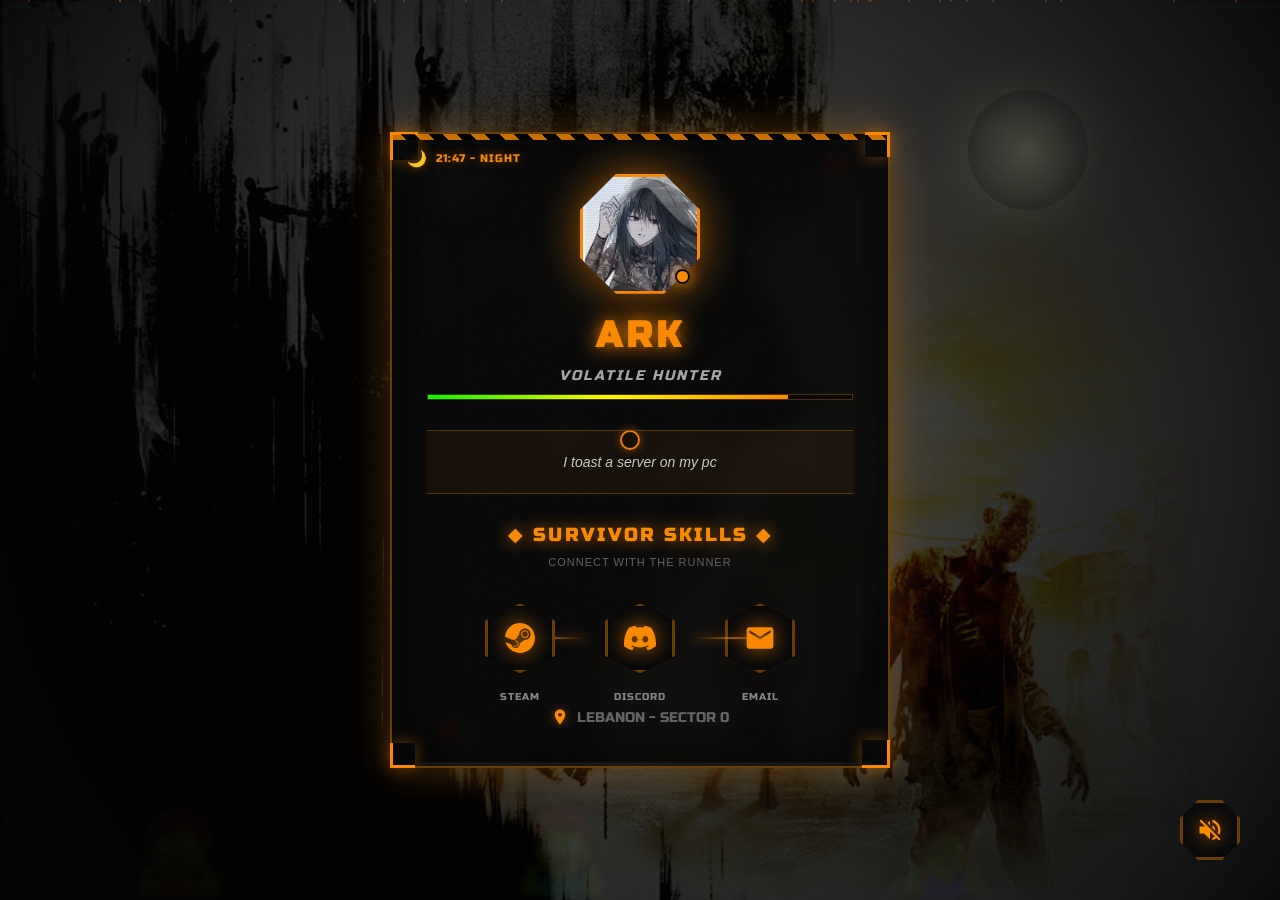
<file: index.html>
<!DOCTYPE html>
<html lang="en">
<head>
    <meta charset="UTF-8">
    <meta name="viewport" content="width=device-width, initial-scale=1.0">
    <title>Dying Light Bio</title>
    <style>
        @import url('https://fonts.googleapis.com/css2?family=Russo+One&display=swap');

        * {
            margin: 0;
            padding: 0;
            box-sizing: border-box;
        }

        body {
            font-family: 'Segoe UI', Tahoma, Geneva, Verdana, sans-serif;
            min-height: 100vh;
            display: flex;
            justify-content: center;
            align-items: center;
            background: #0a0a0a;
            overflow: hidden;
            position: relative;
            cursor: none;
        }

        /* Background image */
        .background {
            position: fixed;
            top: 0;
            left: 0;
            width: 100%;
            height: 100%;
            background-image: url('background.png');
            background-size: cover;
            background-position: center;
            background-repeat: no-repeat;
            z-index: -3;
            filter: brightness(0.3) contrast(1.2);
        }

        /* Moon in background */
        .moon {
            position: fixed;
            top: 10%;
            right: 15%;
            width: 120px;
            height: 120px;
            background: radial-gradient(circle, rgba(255, 255, 200, 0.3) 0%, transparent 70%);
            border-radius: 50%;
            z-index: -2;
            box-shadow: 0 0 60px rgba(255, 255, 200, 0.2);
        }

        /* Zombie silhouettes */
        .zombies {
            position: fixed;
            bottom: 0;
            left: 0;
            width: 100%;
            height: 200px;
            z-index: -1;
            pointer-events: none;
            opacity: 0.1;
        }

        .zombie {
            position: absolute;
            bottom: 0;
            font-size: 80px;
            filter: blur(3px);
            animation: zombieSway 4s ease-in-out infinite;
        }

        @keyframes zombieSway {
            0%, 100% { transform: translateX(0) rotate(-2deg); }
            50% { transform: translateX(10px) rotate(2deg); }
        }

        .vignette {
            position: fixed;
            top: 0;
            left: 0;
            width: 100%;
            height: 100%;
            background: radial-gradient(circle, transparent 30%, rgba(0,0,0,0.9) 100%);
            z-index: 1;
            pointer-events: none;
        }

        /* Film grain */
        .film-grain {
            position: fixed;
            top: 0;
            left: 0;
            width: 100%;
            height: 100%;
            background-image: url('[data-uri]');
            z-index: 9997;
            pointer-events: none;
            opacity: 0.4;
            animation: grainMove 0.5s steps(2) infinite;
        }

        @keyframes grainMove {
            0%, 100% { transform: translate(0, 0); }
            10% { transform: translate(-5%, -10%); }
            30% { transform: translate(3%, -15%); }
            50% { transform: translate(12%, 9%); }
            70% { transform: translate(9%, 4%); }
            90% { transform: translate(-1%, 7%); }
        }

        /* Chromatic aberration */
        .chromatic {
            position: fixed;
            top: 0;
            left: 0;
            width: 100%;
            height: 100%;
            z-index: 9996;
            pointer-events: none;
            mix-blend-mode: screen;
            opacity: 0.05;
        }

        .chromatic::before {
            content: '';
            position: absolute;
            top: 0;
            left: 0;
            width: 100%;
            height: 100%;
            background: radial-gradient(circle, transparent 60%, rgba(255, 0, 0, 0.3) 100%);
        }

        .chromatic::after {
            content: '';
            position: absolute;
            top: 0;
            left: 0;
            width: 100%;
            height: 100%;
            background: radial-gradient(circle, transparent 60%, rgba(0, 255, 255, 0.3) 100%);
            transform: translate(2px, 2px);
        }

        /* Scanlines effect */
        .scanlines {
            position: fixed;
            top: 0;
            left: 0;
            width: 100%;
            height: 100%;
            background: repeating-linear-gradient(
                0deg,
                rgba(0, 0, 0, 0.15),
                rgba(0, 0, 0, 0.15) 1px,
                transparent 1px,
                transparent 2px
            );
            z-index: 9998;
            pointer-events: none;
            opacity: 0.3;
        }

        /* Dust particles */
        .particles {
            position: fixed;
            top: 0;
            left: 0;
            width: 100%;
            height: 100%;
            z-index: 2;
            pointer-events: none;
        }

        .particle {
            position: absolute;
            width: 2px;
            height: 2px;
            background: rgba(255, 140, 0, 0.3);
            border-radius: 50%;
            animation: float linear infinite;
        }

        @keyframes float {
            0% {
                transform: translateY(100vh) translateX(0);
                opacity: 0;
            }
            10% {
                opacity: 1;
            }
            90% {
                opacity: 1;
            }
            100% {
                transform: translateY(-10vh) translateX(50px);
                opacity: 0;
            }
        }

        /* Custom cursor - FIXED */
        .custom-cursor {
            position: fixed;
            width: 20px;
            height: 20px;
            border: 2px solid #ff8c00;
            border-radius: 50%;
            pointer-events: none;
            z-index: 99999;
            transition: width 0.2s ease, height 0.2s ease, border-color 0.2s ease;
            box-shadow: 0 0 10px rgba(255, 140, 0, 0.5);
            mix-blend-mode: difference;
            transform: translate(-50%, -50%);
        }

        .custom-cursor.hover {
            width: 40px;
            height: 40px;
            border-color: #ff6b00;
            box-shadow: 0 0 20px rgba(255, 107, 0, 0.8);
        }

        /* Main container */
        .container {
            max-width: 500px;
            width: 90%;
            background: rgba(10, 10, 10, 0.9);
            border: 2px solid rgba(255, 140, 0, 0.4);
            border-radius: 0;
            padding: 40px 35px;
            position: relative;
            box-shadow: 
                0 0 40px rgba(255, 140, 0, 0.3),
                inset 0 0 60px rgba(0, 0, 0, 0.7);
            backdrop-filter: blur(10px);
            z-index: 100;
            animation: flicker 0.1s infinite;
        }

        @keyframes flicker {
            0%, 100% { border-color: rgba(255, 140, 0, 0.4); }
            50% { border-color: rgba(255, 140, 0, 0.5); }
        }

        /* Blood splatters */
        .blood-splatter {
            position: absolute;
            opacity: 0.15;
            pointer-events: none;
        }

        .blood-1 {
            top: 10px;
            right: 30px;
            width: 40px;
            height: 40px;
            background: radial-gradient(circle, rgba(139, 0, 0, 0.6) 0%, transparent 70%);
            filter: blur(2px);
        }

        .blood-2 {
            bottom: 20px;
            left: 40px;
            width: 30px;
            height: 30px;
            background: radial-gradient(circle, rgba(139, 0, 0, 0.6) 0%, transparent 70%);
            filter: blur(2px);
        }

        /* Corner accents with rust texture */
        .container::before,
        .container::after {
            content: '';
            position: absolute;
            width: 25px;
            height: 25px;
            border: 3px solid #ff8c00;
            box-shadow: 0 0 15px rgba(255, 140, 0, 0.4);
        }

        .container::before {
            top: -2px;
            left: -2px;
            border-right: none;
            border-bottom: none;
        }

        .container::after {
            bottom: -2px;
            right: -2px;
            border-left: none;
            border-top: none;
        }

        .corner-tl,
        .corner-br {
            position: absolute;
            width: 25px;
            height: 25px;
            border: 3px solid #ff8c00;
            box-shadow: 0 0 15px rgba(255, 140, 0, 0.4);
        }

        .corner-tl {
            top: -2px;
            right: -2px;
            border-left: none;
            border-bottom: none;
        }

        .corner-br {
            bottom: -2px;
            left: -2px;
            border-right: none;
            border-top: none;
        }

        /* Warning stripe */
        .warning-stripe {
            position: absolute;
            top: 0;
            left: 0;
            width: 100%;
            height: 6px;
            background: repeating-linear-gradient(
                45deg,
                #ff8c00,
                #ff8c00 10px,
                #000 10px,
                #000 20px
            );
            opacity: 0.8;
        }

        /* Barbed wire decoration */
        .barbed-wire {
            position: absolute;
            bottom: 0;
            left: 0;
            width: 100%;
            height: 4px;
            background: linear-gradient(90deg, 
                transparent 0%, 
                rgba(100, 100, 100, 0.3) 10%, 
                rgba(100, 100, 100, 0.3) 90%, 
                transparent 100%);
            opacity: 0.5;
        }

        /* Time of day indicator */
        .time-indicator {
            position: absolute;
            top: 15px;
            left: 15px;
            display: flex;
            align-items: center;
            gap: 8px;
            color: #ff8c00;
            font-size: 11px;
            text-transform: uppercase;
            letter-spacing: 1px;
            font-family: 'Russo One', sans-serif;
            text-shadow: 0 0 10px rgba(255, 140, 0, 0.5);
        }

        .time-icon {
            font-size: 16px;
            animation: pulse 2s infinite;
        }

        /* Profile section */
        .profile-header {
            text-align: center;
            margin-bottom: 30px;
            position: relative;
        }

        .profile-img-container {
            width: 120px;
            height: 120px;
            margin: 0 auto 20px;
            position: relative;
            filter: drop-shadow(0 0 20px rgba(255, 140, 0, 0.6));
        }

        .profile-img {
            width: 100%;
            height: 100%;
            border: 3px solid #ff8c00;
            clip-path: polygon(30% 0%, 70% 0%, 100% 30%, 100% 70%, 70% 100%, 30% 100%, 0% 70%, 0% 30%);
            display: flex;
            align-items: center;
            justify-content: center;
            background: linear-gradient(135deg, #1a1a2e, #0f3460);
            position: relative;
            overflow: hidden;
            box-shadow: inset 0 0 20px rgba(0, 0, 0, 0.5);
        }

        .profile-img img {
            width: 100%;
            height: 100%;
            object-fit: cover;
        }

        /* UV light effect */
        .profile-img::before {
            content: '';
            position: absolute;
            top: -50%;
            left: -50%;
            width: 200%;
            height: 200%;
            background: linear-gradient(
                45deg,
                transparent 30%,
                rgba(100, 150, 255, 0.15) 50%,
                transparent 70%
            );
            animation: uvPulse 4s infinite;
            z-index: 1;
        }

        @keyframes uvPulse {
            0%, 100% { 
                transform: translateX(-100%) translateY(-100%) rotate(45deg);
                opacity: 0;
            }
            50% { 
                transform: translateX(100%) translateY(100%) rotate(45deg);
                opacity: 1;
            }
        }

        .status-indicator {
            position: absolute;
            bottom: 10px;
            right: 10px;
            width: 15px;
            height: 15px;
            background: #ff8c00;
            border-radius: 50%;
            border: 2px solid #0a0a0a;
            box-shadow: 0 0 15px rgba(255, 140, 0, 1);
            animation: pulse 2s infinite;
            z-index: 2;
        }

        @keyframes pulse {
            0%, 100% { 
                opacity: 1;
                transform: scale(1);
            }
            50% { 
                opacity: 0.6;
                transform: scale(0.9);
            }
        }

        .username {
            font-size: 36px;
            font-weight: bold;
            color: #ff8c00;
            text-transform: uppercase;
            letter-spacing: 4px;
            text-shadow: 
                0 0 15px rgba(255, 140, 0, 0.8),
                0 0 30px rgba(255, 140, 0, 0.4),
                3px 3px 0 rgba(0, 0, 0, 0.9);
            margin-bottom: 10px;
            font-family: 'Russo One', sans-serif;
            position: relative;
        }

        /* Distressed text effect */
        .username::after {
            content: 'ARK';
            position: absolute;
            left: 0;
            top: 0;
            width: 100%;
            height: 100%;
            color: rgba(255, 140, 0, 0.3);
            text-shadow: 2px 2px 0 rgba(255, 140, 0, 0.3);
            z-index: -1;
        }

        .username:hover {
            animation: glitchText 0.3s infinite;
        }

        @keyframes glitchText {
            0% { transform: translate(0); }
            20% { transform: translate(-2px, 2px); }
            40% { transform: translate(-2px, -2px); }
            60% { transform: translate(2px, 2px); }
            80% { transform: translate(2px, -2px); }
            100% { transform: translate(0); }
        }

        .tagline {
            color: #aaa;
            font-size: 14px;
            font-style: italic;
            text-transform: uppercase;
            letter-spacing: 2px;
            margin-bottom: 5px;
            font-family: 'Russo One', sans-serif;
        }

        /* Infection meter */
        .infection-meter {
            width: 100%;
            height: 6px;
            background: rgba(0, 0, 0, 0.5);
            border: 1px solid rgba(255, 140, 0, 0.3);
            margin-top: 10px;
            position: relative;
            overflow: hidden;
        }

        .infection-fill {
            height: 100%;
            width: 85%;
            background: linear-gradient(90deg, #00ff00, #ffff00, #ff8c00);
            box-shadow: 0 0 10px rgba(255, 140, 0, 0.5);
            animation: infectionPulse 2s infinite;
        }

        @keyframes infectionPulse {
            0%, 100% { opacity: 1; }
            50% { opacity: 0.7; }
        }

        .infection-label {
            position: absolute;
            top: -18px;
            left: 0;
            font-size: 9px;
            color: #666;
            text-transform: uppercase;
            letter-spacing: 1px;
        }

        .bio-section {
            margin: 25px 0;
            padding: 20px;
            border-top: 1px solid rgba(255, 140, 0, 0.3);
            border-bottom: 1px solid rgba(255, 140, 0, 0.3);
            background: rgba(255, 140, 0, 0.05);
            position: relative;
        }

        .bio-text {
            color: #ccc;
            font-size: 14px;
            line-height: 1.6;
            text-align: center;
            font-style: italic;
        }

        /* Skill Tree Section */
        .skill-tree-header {
            text-align: center;
            margin: 30px 0 20px;
            position: relative;
        }

        .skill-tree-title {
            color: #ff8c00;
            font-size: 18px;
            font-weight: bold;
            text-transform: uppercase;
            letter-spacing: 3px;
            text-shadow: 0 0 15px rgba(255, 140, 0, 0.7);
            margin-bottom: 10px;
            font-family: 'Russo One', sans-serif;
        }

        .skill-tree-subtitle {
            color: #666;
            font-size: 11px;
            text-transform: uppercase;
            letter-spacing: 1px;
        }

        .skill-tree {
            display: flex;
            justify-content: center;
            align-items: center;
            gap: 40px;
            margin: 30px 0;
            position: relative;
        }

        /* Connection lines with glow */
        .skill-tree::before,
        .skill-tree::after {
            content: '';
            position: absolute;
            height: 2px;
            width: 80px;
            background: linear-gradient(90deg, transparent, rgba(255, 140, 0, 0.6), transparent);
            top: 50%;
            transform: translateY(-50%);
            box-shadow: 0 0 10px rgba(255, 140, 0, 0.5);
        }

        .skill-tree::before {
            left: 80px;
        }

        .skill-tree::after {
            right: 80px;
        }

        .skill-node {
            position: relative;
            width: 80px;
            height: 80px;
            display: flex;
            flex-direction: column;
            align-items: center;
            justify-content: center;
            text-decoration: none;
            transition: all 0.3s ease;
        }

        .skill-node:hover {
            animation: screenShake 0.3s infinite;
        }

        @keyframes screenShake {
            0%, 100% { transform: translate(0, 0); }
            25% { transform: translate(-2px, 2px); }
            50% { transform: translate(2px, -2px); }
            75% { transform: translate(-2px, -2px); }
        }

        .skill-icon-wrapper {
            width: 70px;
            height: 70px;
            background: rgba(10, 10, 10, 0.95);
            border: 3px solid rgba(255, 140, 0, 0.4);
            clip-path: polygon(50% 0%, 100% 25%, 100% 75%, 50% 100%, 0% 75%, 0% 25%);
            display: flex;
            align-items: center;
            justify-content: center;
            position: relative;
            transition: all 0.3s ease;
            box-shadow: inset 0 0 20px rgba(0, 0, 0, 0.8);
        }

        .skill-node:hover .skill-icon-wrapper {
            border-color: #ff8c00;
            transform: scale(1.15);
            box-shadow: 
                0 0 40px rgba(255, 140, 0, 0.7),
                inset 0 0 30px rgba(255, 140, 0, 0.3);
        }

        .skill-icon {
            width: 32px;
            height: 32px;
            fill: #ff8c00;
            filter: drop-shadow(0 0 10px rgba(255, 140, 0, 0.7));
            transition: all 0.3s ease;
        }

        .skill-node:hover .skill-icon {
            filter: drop-shadow(0 0 20px rgba(255, 140, 0, 1));
        }

        .skill-label {
            position: absolute;
            bottom: -25px;
            color: #888;
            font-size: 10px;
            text-transform: uppercase;
            letter-spacing: 1px;
            white-space: nowrap;
            transition: color 0.3s ease;
            font-family: 'Russo One', sans-serif;
        }

        .skill-node:hover .skill-label {
            color: #ff8c00;
            text-shadow: 0 0 10px rgba(255, 140, 0, 0.7);
        }

        /* Location */
        .location {
            margin-top: 25px;
            display: flex;
            align-items: center;
            justify-content: center;
            gap: 8px;
            color: #666;
            font-size: 14px;
            font-family: 'Russo One', sans-serif;
        }

        .location svg {
            width: 18px;
            height: 18px;
            fill: #ff8c00;
            filter: drop-shadow(0 0 5px rgba(255, 140, 0, 0.5));
        }

        /* Audio toggle button */
        .audio-toggle {
            position: fixed;
            bottom: 40px;
            right: 40px;
            width: 60px;
            height: 60px;
            background: rgba(10, 10, 10, 0.95);
            border: 3px solid rgba(255, 140, 0, 0.4);
            border-radius: 0;
            display: flex;
            align-items: center;
            justify-content: center;
            z-index: 9999;
            transition: all 0.3s ease;
            clip-path: polygon(30% 0%, 70% 0%, 100% 30%, 100% 70%, 70% 100%, 30% 100%, 0% 70%, 0% 30%);
            cursor: none;
        }

        .audio-toggle:hover {
            border-color: #ff8c00;
            box-shadow: 0 0 30px rgba(255, 140, 0, 0.7);
            transform: scale(1.15);
            animation: screenShake 0.2s infinite;
        }

        .audio-icon {
            width: 28px;
            height: 28px;
            fill: #ff8c00;
            filter: drop-shadow(0 0 8px rgba(255, 140, 0, 0.7));
        }

        /* Copy notification */
        .copy-notification {
            position: fixed;
            bottom: 30px;
            left: 50%;
            transform: translateX(-50%) translateY(100px);
            background: rgba(255, 140, 0, 0.95);
            color: #000;
            padding: 12px 25px;
            border: 3px solid #ff6b00;
            font-weight: bold;
            text-transform: uppercase;
            letter-spacing: 2px;
            font-size: 12px;
            opacity: 0;
            transition: all 0.3s ease;
            z-index: 9999;
            box-shadow: 0 0 30px rgba(255, 140, 0, 0.8);
            font-family: 'Russo One', sans-serif;
        }

        .copy-notification.show {
            opacity: 1;
            transform: translateX(-50%) translateY(0);
        }

        @media (max-width: 600px) {
            .container {
                padding: 30px 20px;
            }

            .username {
                font-size: 28px;
            }

            .skill-tree {
                gap: 25px;
            }

            .skill-tree::before,
            .skill-tree::after {
                width: 50px;
            }

            .skill-tree::before {
                left: 60px;
            }

            .skill-tree::after {
                right: 60px;
            }

            .skill-node {
                width: 60px;
                height: 60px;
            }

            .skill-icon-wrapper {
                width: 55px;
                height: 55px;
            }

            .skill-icon {
                width: 26px;
                height: 26px;
            }

            .audio-toggle {
                width: 50px;
                height: 50px;
                bottom: 20px;
                right: 20px;
            }

            .audio-icon {
                width: 24px;
                height: 24px;
            }
        }
    </style>
</head>
<body>
    <div class="background"></div>
    <div class="moon"></div>
    <div class="zombies">
        <div class="zombie" style="left: 10%;">🧟</div>
        <div class="zombie" style="left: 40%; animation-delay: 1s;">🧟‍♂️</div>
        <div class="zombie" style="left: 70%; animation-delay: 2s;">🧟‍♀️</div>
    </div>
    <div class="vignette"></div>
    <div class="film-grain"></div>
    <div class="chromatic"></div>
    <div class="scanlines"></div>
    
    <div class="particles" id="particles"></div>

    <audio id="bgAudio" loop>
    <source src="audio.mp3" type="audio/mpeg">
</audio>

    <div class="container">
        <div class="warning-stripe"></div>
        <div class="barbed-wire"></div>
        <div class="corner-tl"></div>
        <div class="corner-br"></div>
        <div class="blood-splatter blood-1"></div>
        <div class="blood-splatter blood-2"></div>

        <div class="time-indicator">
            <span class="time-icon">🌙</span>
            <span>21:47 - NIGHT</span>
        </div>

        <div class="profile-header">
            <div class="profile-img-container">
                <div class="profile-img">
                    <img src="profile.png" alt="Profile">
                </div>
                <div class="status-indicator"></div>
            </div>
            <h1 class="username">ARK</h1>
            <p class="tagline">Volatile Hunter</p>
            <div class="infection-meter">
                <span class="infection-label">Antizin Level</span>
                <div class="infection-fill"></div>
            </div>
        </div>

        <div class="bio-section">
            <p class="bio-text">I toast a server on my pc</p>
        </div>

        <div class="skill-tree-header">
            <div class="skill-tree-title">◆ SURVIVOR SKILLS ◆</div>
            <div class="skill-tree-subtitle">Connect With The Runner</div>
        </div>

        <div class="skill-tree">
            <!-- Steam Icon -->
            <a href="https://steamcommunity.com/profiles/76561199516152700/" class="skill-node">
    <div class="skill-icon-wrapper">
        <svg class="skill-icon" version="1.1" xmlns="http://www.w3.org/2000/svg" viewBox="0 0 32 32" fill="currentColor">
            <path d="M18.102 12.129c0-0 0-0 0-0.001 0-1.564 1.268-2.831 2.831-2.831s2.831 1.268 2.831 2.831c0 1.564-1.267 2.831-2.831 2.831-0 0-0 0-0.001 0h0c-0 0-0 0-0.001 0-1.563 0-2.83-1.267-2.83-2.83 0-0 0-0 0-0.001v0zM24.691 12.135c0-2.081-1.687-3.768-3.768-3.768s-3.768 1.687-3.768 3.768c0 2.081 1.687 3.768 3.768 3.768v0c2.080-0.003 3.765-1.688 3.768-3.767v-0zM10.427 23.76l-1.841-0.762c0.524 1.078 1.611 1.808 2.868 1.808 1.317 0 2.448-0.801 2.93-1.943l0.008-0.021c0.155-0.362 0.246-0.784 0.246-1.226 0-1.757-1.424-3.181-3.181-3.181-0.405 0-0.792 0.076-1.148 0.213l0.022-0.007 1.903 0.787c0.852 0.364 1.439 1.196 1.439 2.164 0 1.296-1.051 2.347-2.347 2.347-0.324 0-0.632-0.066-0.913-0.184l0.015 0.006zM15.974 1.004c-7.857 0.001-14.301 6.046-14.938 13.738l-0.004 0.054 8.038 3.322c0.668-0.462 1.495-0.737 2.387-0.737 0.001 0 0.002 0 0.002 0h-0c0.079 0 0.156 0.005 0.235 0.008l3.575-5.176v-0.074c0.003-3.12 2.533-5.648 5.653-5.648 3.122 0 5.653 2.531 5.653 5.653s-2.531 5.653-5.653 5.653h-0.131l-5.094 3.638c0 0.065 0.005 0.131 0.005 0.199 0 0.001 0 0.002 0 0.003 0 2.342-1.899 4.241-4.241 4.241-2.047 0-3.756-1.451-4.153-3.38l-0.005-0.027-5.755-2.383c1.841 6.345 7.601 10.905 14.425 10.905 8.281 0 14.994-6.713 14.994-14.994s-6.713-14.994-14.994-14.994c-0 0-0.001 0-0.001 0h0z"></path>
        </svg>
    </div>
    <span class="skill-label">Steam</span>
</a>

            <!-- Discord Icon -->
            <a href="#" class="skill-node" onclick="copyText('@ark.no1', event)">
                <div class="skill-icon-wrapper">
                    <svg class="skill-icon" viewBox="0 0 24 24">
                        <path d="M20.317 4.37a19.791 19.791 0 0 0-4.885-1.515.074.074 0 0 0-.079.037c-.21.375-.444.864-.608 1.25a18.27 18.27 0 0 0-5.487 0 12.64 12.64 0 0 0-.617-1.25.077.077 0 0 0-.079-.037A19.736 19.736 0 0 0 3.677 4.37a.07.07 0 0 0-.032.027C.533 9.046-.32 13.58.099 18.057a.082.082 0 0 0 .031.057 19.9 19.9 0 0 0 5.993 3.03.078.078 0 0 0 .084-.028c.462-.63.874-1.295 1.226-1.994a.076.076 0 0 0-.041-.106 13.107 13.107 0 0 1-1.872-.892.077.077 0 0 1-.008-.128 10.2 10.2 0 0 0 .372-.292.074.074 0 0 1 .077-.01c3.928 1.793 8.18 1.793 12.062 0a.074.074 0 0 1 .078.01c.12.098.246.198.373.292a.077.077 0 0 1-.006.127 12.299 12.299 0 0 1-1.873.892.077.077 0 0 0-.041.107c.36.698.772 1.362 1.225 1.993a.076.076 0 0 0 .084.028 19.839 19.839 0 0 0 6.002-3.03.077.077 0 0 0 .032-.054c.5-5.177-.838-9.674-3.549-13.66a.061.061 0 0 0-.031-.03zM8.02 15.33c-1.183 0-2.157-1.085-2.157-2.419 0-1.333.956-2.419 2.157-2.419 1.21 0 2.176 1.096 2.157 2.42 0 1.333-.956 2.418-2.157 2.418zm7.975 0c-1.183 0-2.157-1.085-2.157-2.419 0-1.333.955-2.419 2.157-2.419 1.21 0 2.176 1.096 2.157 2.42 0 1.333-.946 2.418-2.157 2.418z"/>
                    </svg>
                </div>
                <span class="skill-label">Discord</span>
            </a>

            <!-- Email Icon -->
            <a href="#" class="skill-node" onclick="copyText('arsdy5567@gmail.com', event)">
                <div class="skill-icon-wrapper">
                    <svg class="skill-icon" viewBox="0 0 24 24">
                        <path d="M20 4H4c-1.1 0-2 .9-2 2v12c0 1.1.9 2 2 2h16c1.1 0 2-.9 2-2V6c0-1.1-.9-2-2-2zm0 4-8 5-8-5V6l8 5 8-5v2z"/>
                    </svg>
                </div>
                <span class="skill-label">Email</span>
            </a>
        </div>

        <div class="location">
            <svg viewBox="0 0 24 24">
                <path d="M12 2C8.13 2 5 5.13 5 9c0 5.25 7 13 7 13s7-7.75 7-13c0-3.87-3.13-7-7-7zm0 9.5c-1.38 0-2.5-1.12-2.5-2.5s1.12-2.5 2.5-2.5 2.5 1.12 2.5 2.5-1.12 2.5-2.5 2.5z"/>
            </svg>
            <span>LEBANON - SECTOR 0</span>
        </div>
    </div>

    <button class="audio-toggle" id="audioToggle">
        <svg class="audio-icon" id="audioIcon" viewBox="0 0 24 24">
            <path d="M3 9v6h4l5 5V4L7 9H3zm13.5 3c0-1.77-1.02-3.29-2.5-4.03v8.05c1.48-.73 2.5-2.25 2.5-4.02zM14 3.23v2.06c2.89.86 5 3.54 5 6.71s-2.11 5.85-5 6.71v2.06c4.01-.91 7-4.49 7-8.77s-2.99-7.86-7-8.77z"/>
        </svg>
    </button>

    <div class="custom-cursor" id="cursor"></div>
    <div class="copy-notification" id="notification">COPIED TO INVENTORY</div>

    <script>
        

        // Custom Cursor - FIXED
        const cursor = document.getElementById('cursor');

        document.addEventListener('mousemove', (e) => {
            cursor.style.left = e.clientX + 'px';
            cursor.style.top = e.clientY + 'px';
        });
// Audio control
const audio = document.getElementById('bgAudio');
const audioToggle = document.getElementById('audioToggle');
const audioIcon = document.getElementById('audioIcon');
let isMuted = false;

audio.volume = 0.5;
audio.muted = false;

// Try to autoplay
audio.play().then(() => {
    // Autoplay successful
    isMuted = false;
}).catch(() => {
    // Autoplay blocked, mute and wait for user interaction
    audio.muted = true;
    isMuted = true;
    audioIcon.innerHTML = '<path d="M16.5 12c0-1.77-1.02-3.29-2.5-4.03v2.21l2.45 2.45c.03-.2.05-.41.05-.63zm2.5 0c0 .94-.2 1.82-.54 2.64l1.51 1.51C20.63 14.91 21 13.5 21 12c0-4.28-2.99-7.86-7-8.77v2.06c2.89.86 5 3.54 5 6.71zM4.27 3L3 4.27 7.73 9H3v6h4l5 5v-6.73l4.25 4.25c-.67.52-1.42.93-2.25 1.18v2.06c1.38-.31 2.63-.95 3.69-1.81L19.73 21 21 19.73l-9-9L4.27 3zM12 4L9.91 6.09 12 8.18V4z"/>';
});

audioToggle.addEventListener('click', () => {
    if (isMuted) {
        audio.play();
        audio.muted = false;
        isMuted = false;
        audioIcon.innerHTML = '<path d="M3 9v6h4l5 5V4L7 9H3zm13.5 3c0-1.77-1.02-3.29-2.5-4.03v8.05c1.48-.73 2.5-2.25 2.5-4.02zM14 3.23v2.06c2.89.86 5 3.54 5 6.71s-2.11 5.85-5 6.71v2.06c4.01-.91 7-4.49 7-8.77s-2.99-7.86-7-8.77z"/>';
    } else {
        audio.pause();
        audio.muted = true;
        isMuted = true;
        audioIcon.innerHTML = '<path d="M16.5 12c0-1.77-1.02-3.29-2.5-4.03v2.21l2.45 2.45c.03-.2.05-.41.05-.63zm2.5 0c0 .94-.2 1.82-.54 2.64l1.51 1.51C20.63 14.91 21 13.5 21 12c0-4.28-2.99-7.86-7-8.77v2.06c2.89.86 5 3.54 5 6.71zM4.27 3L3 4.27 7.73 9H3v6h4l5 5v-6.73l4.25 4.25c-.67.52-1.42.93-2.25 1.18v2.06c1.38-.31 2.63-.95 3.69-1.81L19.73 21 21 19.73l-9-9L4.27 3zM12 4L9.91 6.09 12 8.18V4z"/>';
    }
});
        // Hover effects
        document.querySelectorAll('.skill-node, .audio-toggle').forEach(el => {
            el.addEventListener('mouseenter', () => cursor.classList.add('hover'));
            el.addEventListener('mouseleave', () => cursor.classList.remove('hover'));
        });

        // Particles
        const particlesContainer = document.getElementById('particles');
        for (let i = 0; i < 30; i++) {
            const particle = document.createElement('div');
            particle.className = 'particle';
            particle.style.left = Math.random() * 100 + '%';
            particle.style.animationDuration = (Math.random() * 10 + 10) + 's';
            particle.style.animationDelay = Math.random() * 5 + 's';
            particlesContainer.appendChild(particle);
        }

        // Copy to clipboard
        function copyText(text, event) {
            event.preventDefault();
            navigator.clipboard.writeText(text).then(() => {
                const notification = document.getElementById('notification');
                notification.classList.add('show');
                setTimeout(() => {
                    notification.classList.remove('show');
                }, 2000);
            });
        }
    </script>
</body>

</html>
</file>
